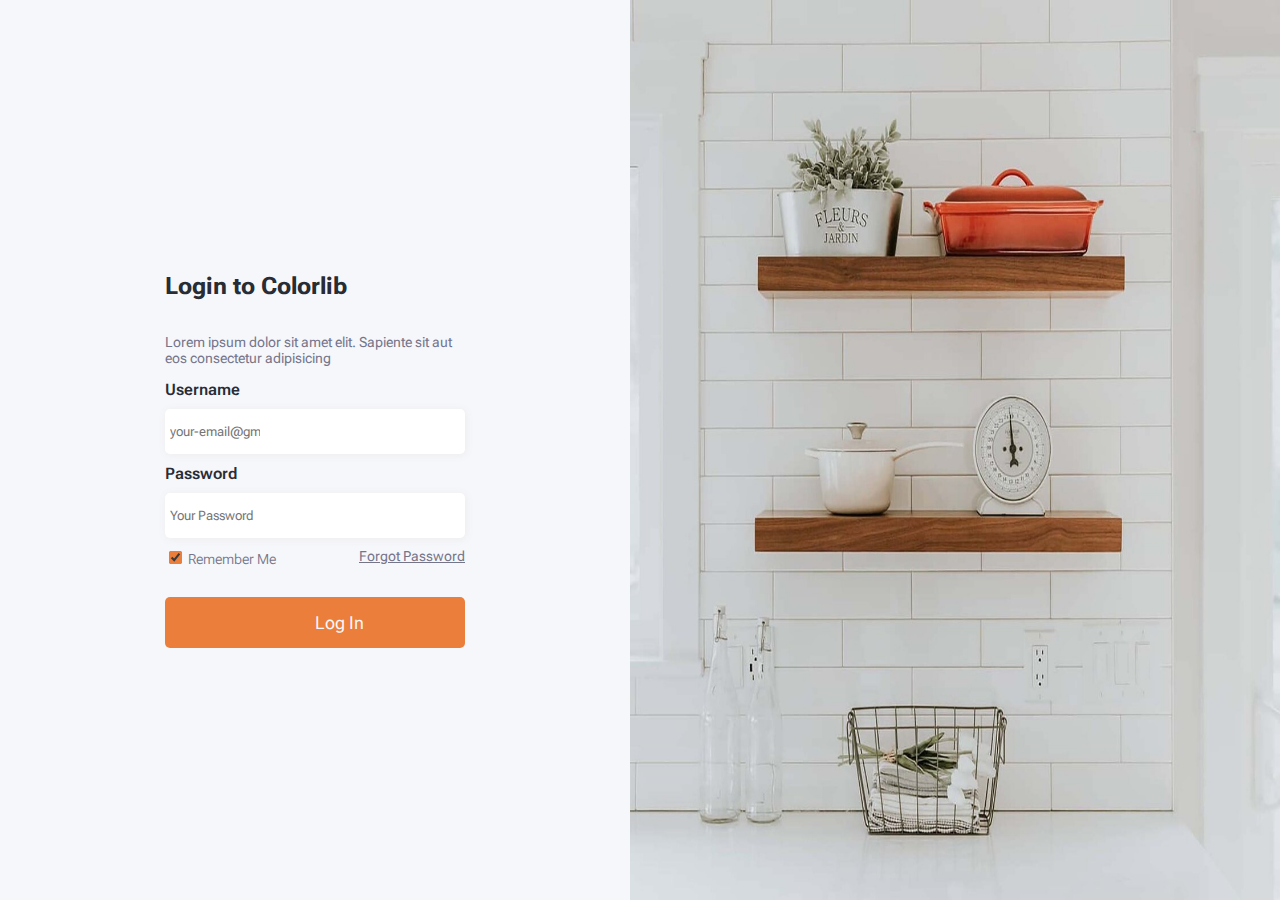
<file: Question 1-3/index.html>
<!DOCTYPE html>
<html lang="en">
  <head>
    <meta charset="UTF-8" />
    <meta http-equiv="X-UA-Compatible" content="IE=edge" />
    <meta name="viewport" content="width=device-width, initial-scale=1.0" />
    <title>Colorlib</title>
    <link rel="stylesheet" href="css/style.css" />
    <link rel="preconnect" href="https://fonts.googleapis.com" />
    <link rel="preconnect" href="https://fonts.gstatic.com" crossorigin />
    <link
      href="https://fonts.googleapis.com/css2?family=Roboto+Flex:opsz@8..144&display=swap"
      rel="stylesheet"
    />
    <script src="js/script.js"></script>
  </head>
  <body>
    <div class="wrapper">
      <div class="flex-container">
        <div class="form-container">
          <h2>Login to Colorlib</h2>
          <p class="text">
            Lorem ipsum dolor sit amet elit. Sapiente sit aut eos consectetur
            adipisicing
          </p>
          <form id="form" action="log.html">
            <label for="fname">Username</label>
            <input
              type="text"
              id="user-name"
              name="uname"
              placeholder="your-email@gmail.com" required
            />
            <label for="pass">Password</label>
            <input
              type="password"
              id="password"
              name="pass"
              placeholder="Your Password" required
            />
            <div class="remember-forget">
              <label class="checkbox">
              <input id="checkbox" type="checkbox" checked="true" />
              <span>Remember Me</span>
              </label>
              <a href="#">Forgot Password</a>
            </div>            
              <input
              id="login"
              type="submit"
              value="Log In" 
              onclick="myFunction()"
              />          
          </form>
        </div>
      </div>
      <img class ="img" src="img/kitchen.jpg"></img>
    </div>
  </body>
</html>

<!--  -->
</file>
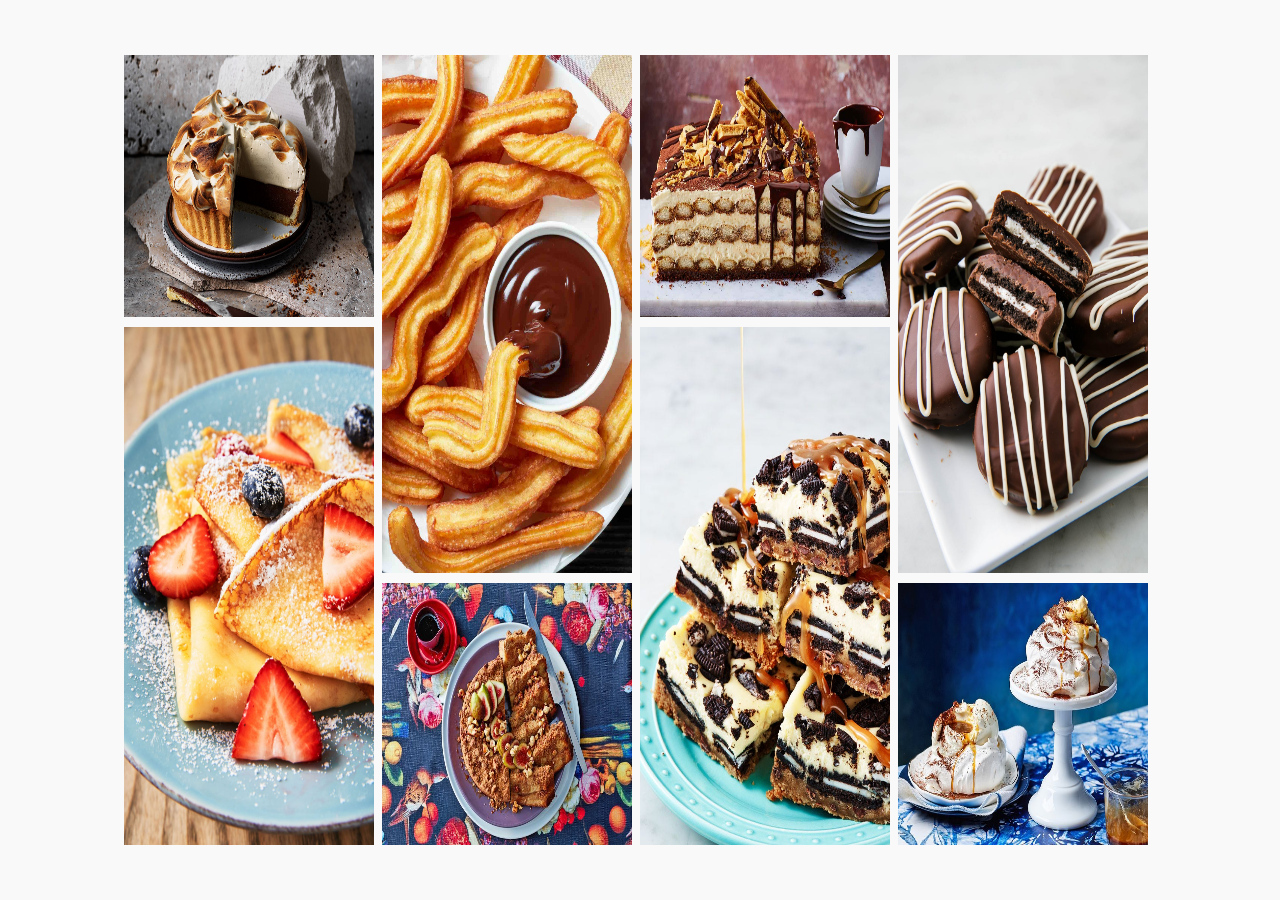
<file: Question 9/index.html>
<!DOCTYPE html>
<html lang="en">
  <head>
    <meta charset="UTF-8" />
    <meta http-equiv="X-UA-Compatible" content="IE=edge" />
    <meta name="viewport" content="width=device-width, initial-scale=1.0" />
    <title>Document</title>
    <link rel="stylesheet" href="style.css" />
  </head>
  <body>
    <div class="wrapper">
      <div class="col">
        <img class="sml" src="img/brownie.jpg" />
        <img class="big" src="img/crepes.jpeg" />
      </div>
      <div class="col">
        <img class="big" src="img/galette.jpg" />
        <img class="sml" src="img/red-velvet.jpg" />
      </div>
      <div class="col">
        <img class="sml" src="img/milkshake.jpg" />
        <img class="big" src="img/oreo-cheesecake.jpg" />
      </div>
      <div class="col">
        <img class="big" src="img/oreos.jpg" />
        <img class="sml" src="img/Pie.jpg" />
      </div>
    </div>
  </body>
</html>
</file>
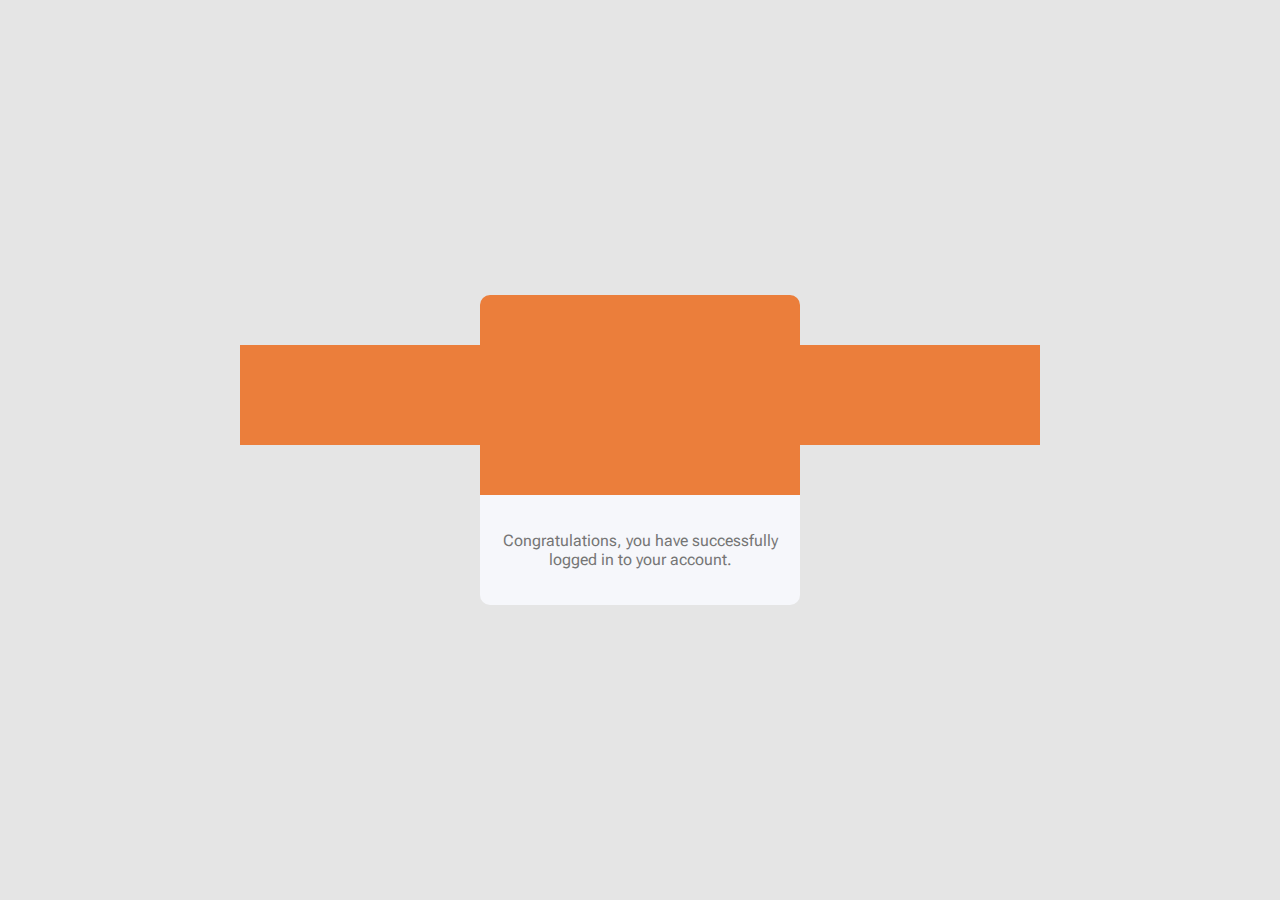
<file: Question 1-3/log.html>
<!DOCTYPE html>
<html lang="en">
  <head>
    <meta charset="UTF-8" />
    <meta http-equiv="X-UA-Compatible" content="IE=edge" />
    <meta name="viewport" content="width=], initial-scale=1.0" />
    <title>Log In Successful!</title>
    <link
      href="https://fonts.googleapis.com/icon?family=Material+Icons"
      rel="stylesheet"
    />
    <link
      href="https://fonts.googleapis.com/css2?family=Roboto+Flex:opsz@8..144&display=swap"
      rel="stylesheet"
    />
    <link rel="stylesheet" href="css/main.css" />
    <script src="js/script2.js"></script>
  </head>
  <body>
    <div class="wrapper">
      <div class="card">
        <div class="img">
          <span class="material-icons"> verified </span>
        </div>

        <div class="content">
          <p>
            Congratulations, you have successfully logged in to your account.
          </p>
          <p id="username"></p>
          <p id="password" style="-webkit-text-security: disc"></p>
        </div>
      </div>
    </div>
  </body>
</html>
</file>
<file: Question 1-3/css/style.css>
* {
  font-family: "Roboto Flex", sans-serif;
  box-sizing: border-box;
}
body {
  margin: 0;
  background-color: #f6f7fb;
  color: #282c34;
  overflow: hidden;
}

.wrapper {
  overflow: hidden;
  display: flex;
  justify-content: space-evenly;
  width: 100vw;
  height: 100vh;
}

.flex-container {
  width: 100%;
  display: flex;
  justify-content: center;
  align-items: center;
}

.form-container {
  width: 350px;
  display: flex;
  flex-direction: column;
  justify-content: center;
}

.text {
  color: #75758a;
  font-size: 14px;
}
#form {
  display: flex;
  flex-direction: column;
}

#form label {
  font-weight: 600;
}

#user-name,
#password {
  border: none;
  box-shadow: 1px 1px 8px #ececec;
  padding: 15px 205px 15px 5px;
  border-radius: 5px;
  margin: 10px 0;
}
#checkbox {
  accent-color: #eb7e3b;
}

#login {
  background-color: #eb7e3b;
  color: #f6f7fb;
  border: none;
  border-radius: 5px;
  padding: 15px 150px;
  margin-top: 30px;
  font-size: 18px;
  cursor: pointer;
  transition: all 0.5s ease;
}

#login:hover {
  background-color: #d65200;
}

.remember-forget {
  display: flex;
  justify-content: space-between;
  font-size: 14px;
}

.remember-forget a {
  color: #75758a;
}

.checkbox span {
  color: #75758a;
  font-weight: 300;
}

@media only screen and (max-width: 1300px) {
  .img {
    width: 650px;
  }
  .form-container {
    width: 300px;
  }
}
@media only screen and (max-width: 1200px) {
  .img {
    width: 600px;
  }
}
@media only screen and (max-width: 1100px) {
  .img {
    width: 550px;
  }
}
@media only screen and (max-width: 1000px) {
  .img {
    width: 500px;
  }
}

@media only screen and (max-width: 900px) {
  .img {
    width: 450px;
  }
}

@media only screen and (max-width: 800px) {
  .img {
    width: 400px;
  }
}

@media only screen and (max-width: 750px) {
  .img {
    display: none;
  }
}

@media only screen and (max-width: 300px) {
  .text {
    display: none;
  }
  .form-container {
    width: 250px;
  }
}
</file>
<file: Question 9/style.css>
html {
  box-sizing: border-box;
}
* {
  box-sizing: border-box;
}

body {
  margin: 0;
}

.wrapper {
  background-color: #f9f9f9;
  display: flex;
  justify-content: center;
}

.col {
  height: 100vh;
  display: flex;
  flex-direction: column;
  padding: 50px 8px 50px 0;
}

.big {
  flex-grow: 3;
}

.sml {
  flex-grow: 2;
}
img {
  width: 250px;
  padding: 5px 0;
}
</file>
<file: Question 1-3/css/main.css>
* {
  font-family: "Roboto Flex", sans-serif;
}

body {
  margin: 0;
  background-color: #e5e5e5;
}

.wrapper {
  width: 100vw;
  height: 100vh;
  display: flex;
  justify-content: center;
  align-items: center;
}
.card {
  width: 320px;
  display: flex;
  flex-direction: column;
  align-items: center;
}

.material-icons {
  background-color: #eb7e3b;
  color: #f6f7fb;
  font-size: 100px;
}

.img {
  display: flex;
  justify-content: center;
  border-radius: 10px 10px 0 0;
  background-color: #eb7e3b;
  width: 100%;
  height: 100%;
  padding: 50px 0px;
}
.content {
  color: #757575;
  width: 100%;
  height: 100%;
  box-sizing: border-box;
  background-color: #f6f7fb;
  border-radius: 0 0 10px 10px;
  padding-bottom: 100px;
  text-align: center;
  padding: 20px;
}
</file>
